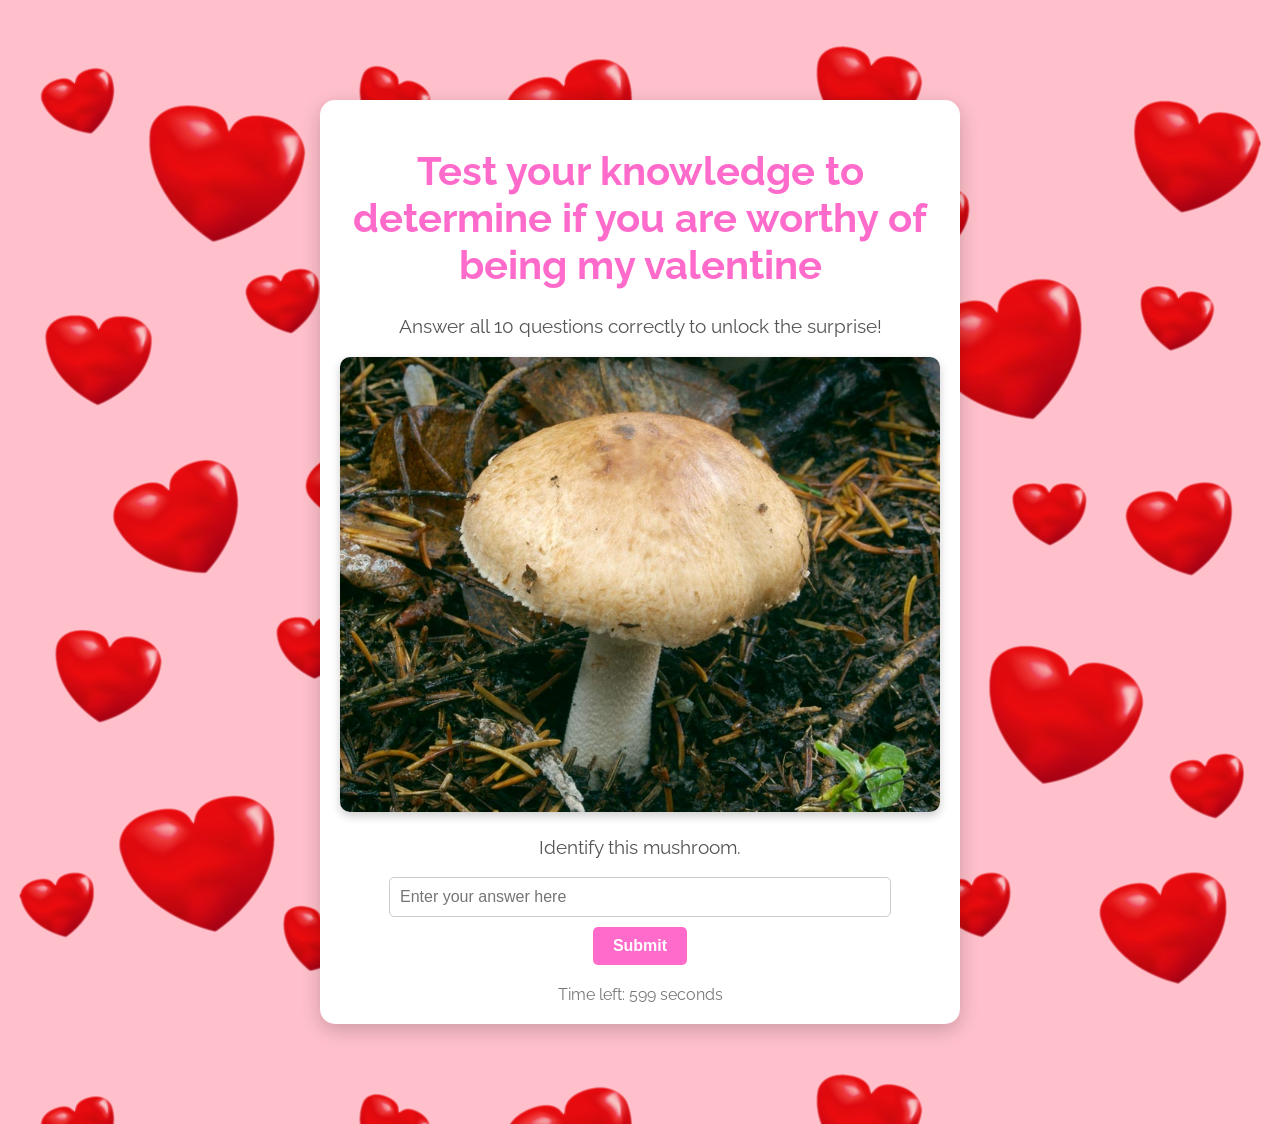
<file: index.html>
<!DOCTYPE html>
<html lang="en">
<head>
  <meta charset="UTF-8">
  <meta name="viewport" content="width=device-width, initial-scale=1.0">
  <title>Valentine's Day Challenge</title>
  <link rel="stylesheet" href="style.css">
</head>
<body>
  <div class="container">
    <h1>Test your knowledge to determine if you are worthy of being my valentine</h1>
    <p>Answer all 10 questions correctly to unlock the surprise!</p>
    <div id="question-box">
      <div id="image-container"></div>
      <p id="question"></p>
      <input type="text" id="answer" placeholder="Enter your answer here">
      <button id="submit">Submit</button>
    </div>
    <div id="feedback"></div>
    <div id="timer">Time left: <span id="time">600</span> seconds</div>
  </div>
  
  <audio id="suspense-sound" autoplay loop>
    <source src="suspense.mp3" type="audio/mpeg">
  </audio>
  
  <audio id="correct-sound">
    <source src="correct.mp3" type="audio/mpeg">
  </audio>
  
  <audio id="wrong-sound">
    <source src="wrong.mp3" type="audio/mpeg">
  </audio>

  <script src="script.js" defer></script>
</body>
</html>
</file>
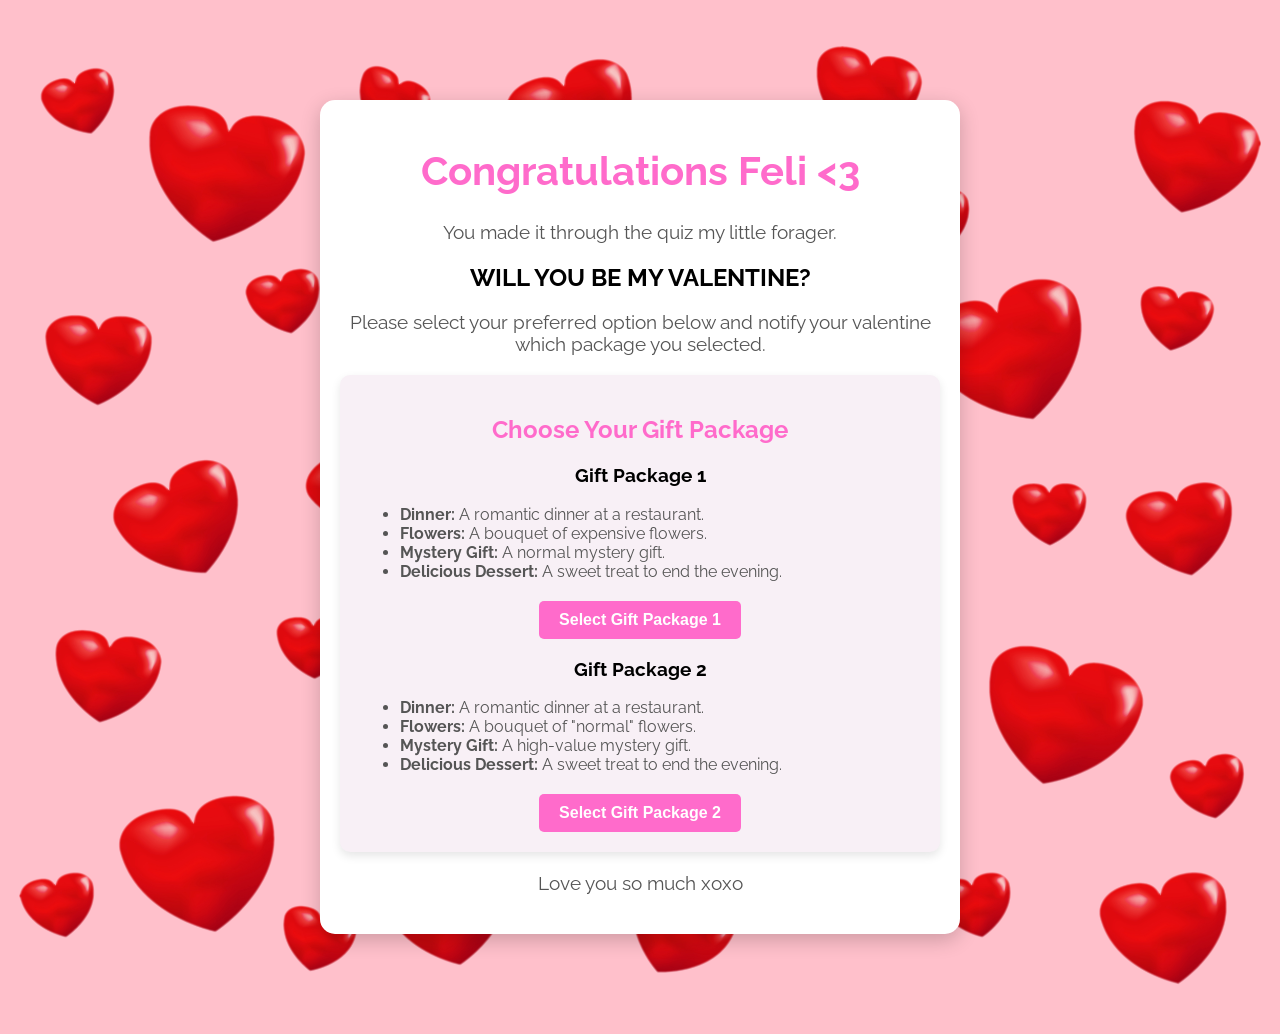
<file: success.html>
<!DOCTYPE html>
<html lang="en">
<head>
  <meta charset="UTF-8">
  <meta name="viewport" content="width=device-width, initial-scale=1.0">
  <title>Be My Valentine</title>
  <link rel="stylesheet" href="style.css">
</head>
<body>
  <div class="container">
    <h1>Congratulations Feli <3</h1>
    <p>You made it through the quiz my little forager.</p>

    <h2>WILL YOU BE MY VALENTINE?</h2>

    <p>Please select your preferred option below and notify your valentine which package you selected.</p>
    
    <div class="package">
      <h2>Choose Your Gift Package</h2>
      <div class="package-option">
        <h3>Gift Package 1</h3>
        <ul>
          <li><strong>Dinner:</strong> A romantic dinner at a restaurant.</li>
          <li><strong>Flowers:</strong> A bouquet of expensive flowers.</li>
          <li><strong>Mystery Gift:</strong> A normal mystery gift.</li>
          <li><strong>Delicious Dessert:</strong> A sweet treat to end the evening.</li>
        </ul>
        <button id="package-1" class="package-btn">Select Gift Package 1</button>
      </div>

      <div class="package-option">
        <h3>Gift Package 2</h3>
        <ul>
          <li><strong>Dinner:</strong> A romantic dinner at a restaurant.</li>
          <li><strong>Flowers:</strong> A bouquet of "normal" flowers.</li>
          <li><strong>Mystery Gift:</strong> A high-value mystery gift.</li>
          <li><strong>Delicious Dessert:</strong> A sweet treat to end the evening.</li>
        </ul>
        <button id="package-2" class="package-btn">Select Gift Package 2</button>
      </div>
    </div>

    <!-- Message Section -->
    <div id="message-container" class="message"></div>

    <p>Love you so much xoxo</p>
  </div>

  <audio id="endMusic" autoplay loop>
    <source src="endmusic.mp3" type="audio/mpeg">
  </audio>
  
  <script>
    // JavaScript for Package Selection
    const messageContainer = document.getElementById("message-container");

    document.getElementById("package-1").addEventListener("click", () => {
      const message = "Selection (Package 1): Fancy flowers huh? Flower girl for real <3";
      messageContainer.textContent = message;
      localStorage.setItem("selectedPackage", message);
    });

    document.getElementById("package-2").addEventListener("click", () => {
      const message = "Selection (Package 2): I can't use it but I am going to enjoy this gift just as much as you";
      messageContainer.textContent = message;
      localStorage.setItem("selectedPackage", message);
    });

    // Display saved message if it exists
    const savedMessage = localStorage.getItem("selectedPackage");
    if (savedMessage) {
      messageContainer.textContent = savedMessage;
    }
  </script>
</body>
</html>
</file>
<file: style.css>
@import url('https://fonts.googleapis.com/css2?family=Raleway:wght@400;700&display=swap');

body {
  font-family: 'Raleway', sans-serif;
  text-align: center;
  background-color: #fff0f6;
  margin: 0;
  padding: 0;
  background-color: pink;
  background-image: url('./hearts.png');
  background-repeat: repeat-y; /* Repeat the image vertically */
  background-size: 100% auto; /* Scale the image width to 100% of the screen */
  background-position: top center; /* Ensure it aligns at the top */
}

.container {
  max-width: 600px;
  margin: 100px auto;
  padding: 20px;
  background: #ffffff;
  border-radius: 15px;
  box-shadow: 0 6px 20px rgba(0, 0, 0, 0.2);
}

h1 {
  font-size: 2.5rem;
  color: #ff6bcb;
}

p {
  font-size: 1.2rem;
  color: #555;
}

#question-box {
  margin-top: 20px;
}

input {
  padding: 10px;
  width: 80%;
  margin-bottom: 10px;
  border: 1px solid #ccc;
  border-radius: 5px;
  font-size: 1rem;
}

button {
  padding: 10px 20px;
  font-size: 1rem;
  background-color: #ff6bcb;
  color: white;
  border: none;
  border-radius: 5px;
  cursor: pointer;
  font-weight: bold;
}

button:hover {
  background-color: #d94e9b;
}

#feedback {
  margin-top: 20px;
  font-size: 1rem;
  color: red;
}

#timer {
  margin-top: 20px;
  font-size: 1rem;
  color: #777;
}

#image-container {
  margin: 20px 0;
}

#image-container img {
  max-width: 100%;
  border-radius: 10px;
  box-shadow: 0 4px 10px rgba(0, 0, 0, 0.2);
}

.package {
  background-color: #f8f0f6;
  margin: 20px 0;
  padding: 20px;
  border-radius: 10px;
  box-shadow: 0 4px 10px rgba(0, 0, 0, 0.1);
}

.package h2 {
  color: #ff6bcb;
}

.package ul {
  text-align: left;
  color: #555;
  margin-bottom: 20px;
}

.package button {
  background-color: #ff6bcb;
}

.package button:hover {
  background-color: #d94e9b;
}
</file>
